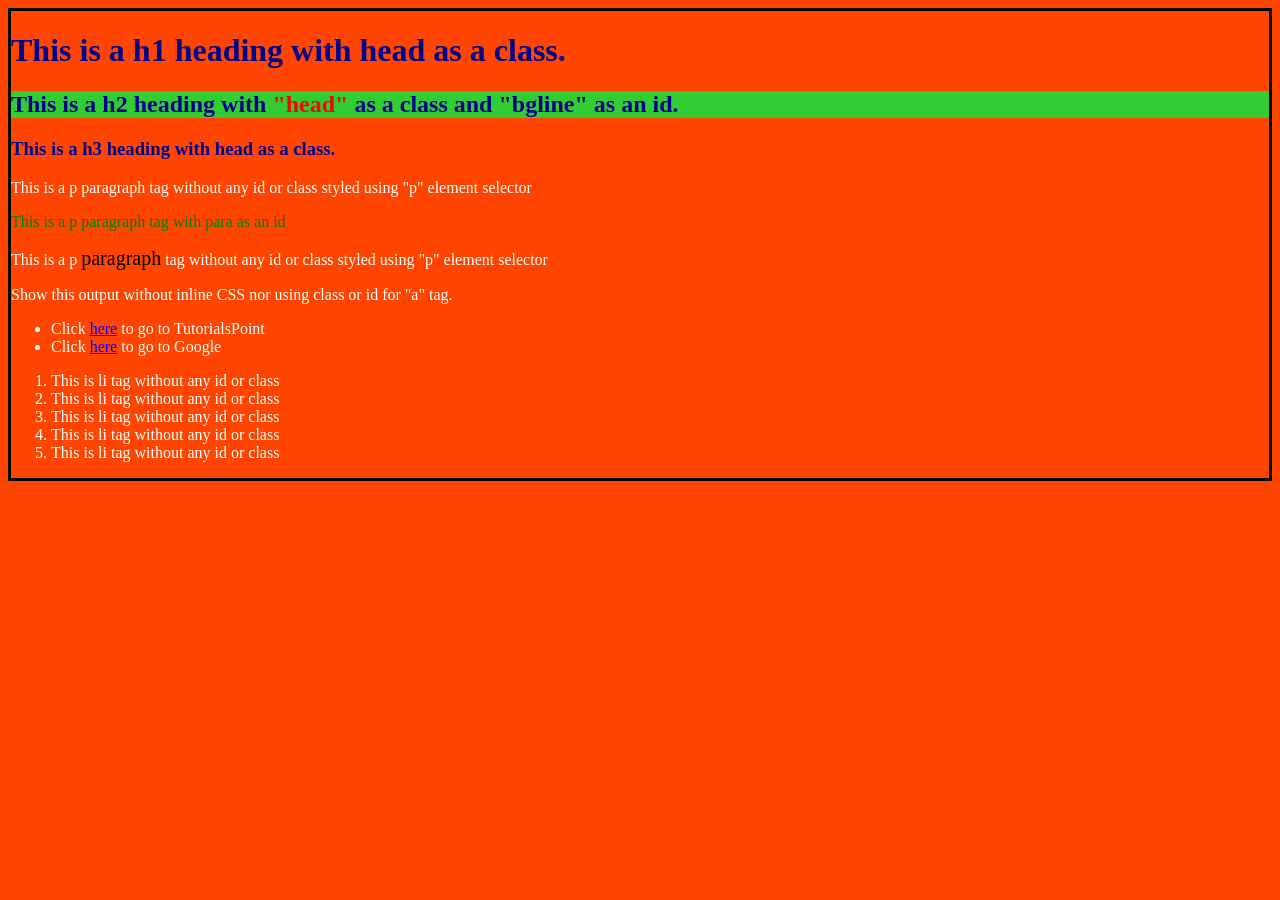
<file: Taniska_Task3/index.html>
<!DOCTYPE html>
<html lang="en">
<head>
    <meta charset="UTF-8">
    <meta name="viewport" content="width=device-width, initial-scale=1.0">
    <title>CSS Selectors</title>
    <link rel="stylesheet" href="style.css">
</head>

<body>

    <h1 class="head">
        This is a h1 heading with head as a class.
    </h1>

    <h2 class="head" id="bgline">
        This is a h2 heading with
        <span>"head"</span>
        as a class and "bgline" as an id.
    </h2>

    <h3 class="head">
        This is a h3 heading with head as a class.
    </h3>

    <p>
        This is a p paragraph tag without any id or class styled using "p" element selector
    </p>

    <p id="para">
        This is a p paragraph tag with para as an id
    </p>

    <p>
        This is a p <span>paragraph</span> tag without any id or class styled using "p" element selector
    </p>

    <p>
        Show this output without inline CSS nor using class or id for "a" tag.
    </p>

    <ul>
        <li>Click <a href="https://www.tutorialspoint.com/">here</a> to go to TutorialsPoint</li>
        <li>Click <a href="https://www.google.com/">here</a> to go to Google</li>
    </ul>

    <ol>
        <li>This is li tag without any id or class</li>
        <li>This is li tag without any id or class</li>
        <li>This is li tag without any id or class</li>
        <li>This is li tag without any id or class</li>
        <li>This is li tag without any id or class</li>
    </ol>

</body>
</html>
</file>
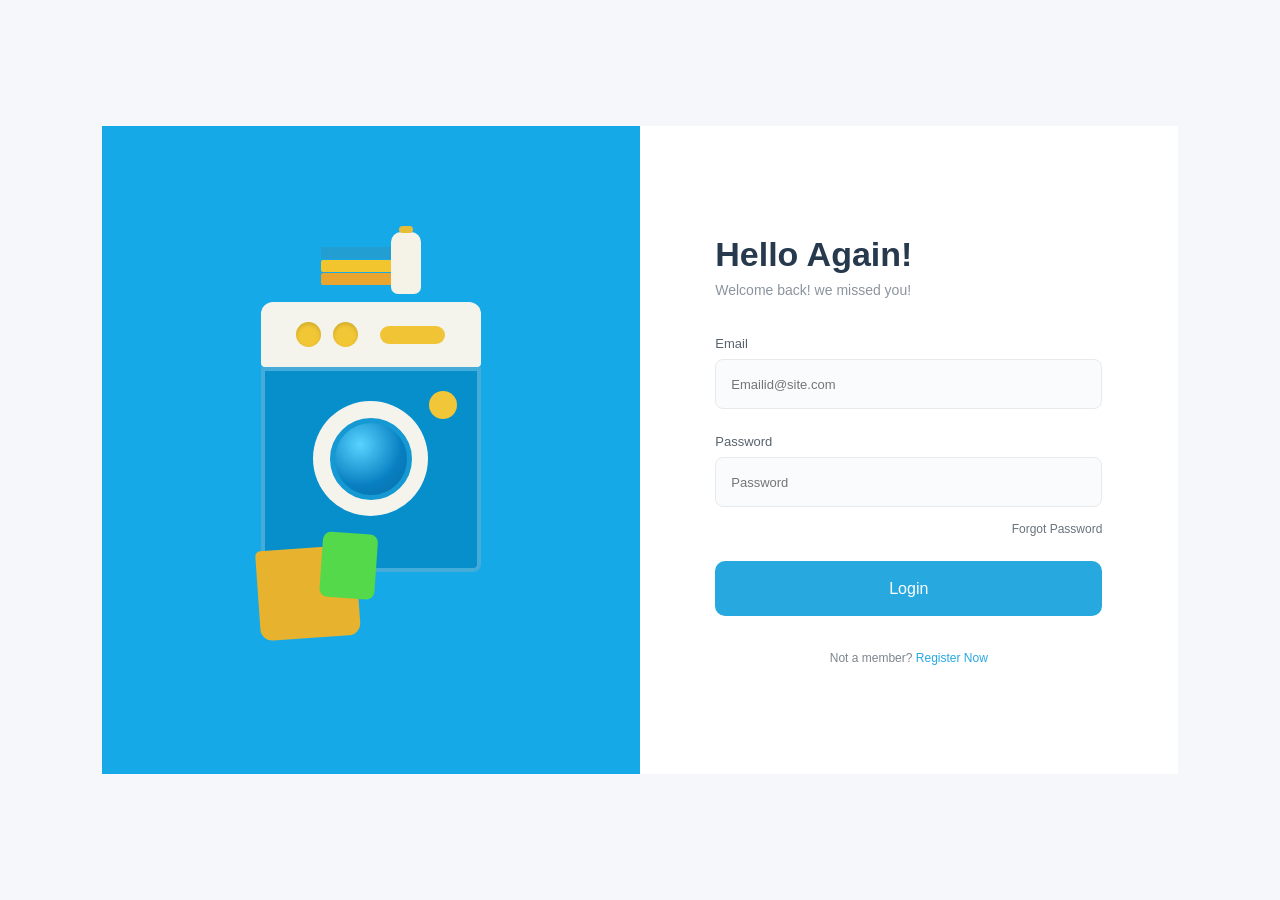
<file: Taniska_Task6/index.html>
<!DOCTYPE html>
<html lang="en">
<head>
    <meta charset="UTF-8">
    <meta name="viewport" content="width=device-width, initial-scale=1.0">

    <title>Laundry Services Login</title>

    <!-- IMPORTANT: CSS filename must be exactly index.css -->
    <link rel="stylesheet" href="style.css">
</head>

<body>

    <div class="container">

        <!-- LEFT SIDE -->
        <div class="left-section">

            <div class="laundry-image">

                <div class="books">
                    <div class="book blue-book"></div>
                    <div class="book yellow-book"></div>
                    <div class="book orange-book"></div>
                </div>

                <div class="bottle">
                    <div class="bottle-cap"></div>
                </div>

                <div class="washing-machine">

                    <div class="machine-top">
                        <div class="round-button"></div>
                        <div class="round-button"></div>
                        <div class="long-button"></div>
                    </div>

                    <div class="machine-body">

                        <div class="door">
                            <div class="door-inner"></div>
                        </div>

                        <div class="small-button"></div>

                    </div>

                </div>

                <div class="laundry-basket">
                    <div class="basket-clothes"></div>
                </div>

            </div>

        </div>


        <!-- RIGHT SIDE -->
        <div class="right-section">

            <div class="login-box">

                <h1>Hello Again!</h1>

                <p class="welcome">
                    Welcome back! we missed you!
                </p>

                <form>

                    <label for="email">Email</label>

                    <input
                        type="email"
                        id="email"
                        placeholder="Emailid@site.com"
                    >


                    <label for="password">Password</label>

                    <input
                        type="password"
                        id="password"
                        placeholder="Password"
                    >


                    <div class="forgot-password">
                        <a href="#">Forgot Password</a>
                    </div>


                    <button type="submit">
                        Login
                    </button>

                </form>


                <p class="register">
                    Not a member?
                    <a href="#">Register Now</a>
                </p>

            </div>

        </div>

    </div>

</body>
</html>
</file>
<file: Taniska_Task3/style.css>
body {
    background-color: orangered;
    border: 3px solid black;
}

.head {
    color: darkblue;
}

#bgline {
    background-color: limegreen;
}

h2#bgline span {
    color: red;
}

p {
    color: white;
}

#para {
    color: green;
}

p span {
    color: black;
    font-size: 20px;
}

ul {
    color: white;
}

ol {
    color: white;
}

a {
    color: blue;
}
</file>
<file: Taniska_Task6/style.css>
* {
    margin: 0;
    padding: 0;
    box-sizing: border-box;
}

body {
    font-family: Arial, Helvetica, sans-serif;
    background-color: #f5f7fa;
}


/* =========================
   MAIN CONTAINER
   ========================= */

.container {
    width: 100%;
    height: 100vh;

    display: flex;
    justify-content: center;
    align-items: center;
}


/* =========================
   LEFT SECTION
   ========================= */

.left-section {
    width: 42%;
    height: 72vh;

    background-color: #16a9e8;

    display: flex;
    justify-content: center;
    align-items: center;

    overflow: hidden;
}


/* =========================
   RIGHT SECTION
   ========================= */

.right-section {
    width: 42%;
    height: 72vh;

    background-color: white;

    display: flex;
    justify-content: center;
    align-items: center;
}


/* =========================
   LOGIN BOX
   ========================= */

.login-box {
    width: 72%;

    display: flex;
    flex-direction: column;
}


/* =========================
   HEADING
   ========================= */

.login-box h1 {
    color: #26394d;

    font-size: 34px;
    font-weight: 700;

    margin-bottom: 8px;
}


.welcome {
    color: #8b949e;

    font-size: 14px;

    margin-bottom: 38px;
}


/* =========================
   FORM
   ========================= */

form {
    width: 100%;

    display: flex;
    flex-direction: column;
}


form label {
    color: #59636e;

    font-size: 13px;

    margin-bottom: 8px;
}


form input {
    width: 100%;
    height: 50px;

    border: 1px solid #e7eaed;

    border-radius: 8px;

    background-color: #fafbfc;

    padding: 0 15px;

    font-size: 13px;

    margin-bottom: 25px;

    outline: none;
}


form input:focus {
    border: 1px solid #27a9e0;
}


/* =========================
   FORGOT PASSWORD
   ========================= */

.forgot-password {
    width: 100%;

    display: flex;
    justify-content: flex-end;

    margin-top: -10px;
    margin-bottom: 25px;
}


.forgot-password a {
    color: #68737d;

    text-decoration: none;

    font-size: 12px;
}


/* =========================
   LOGIN BUTTON
   ========================= */

button {
    width: 100%;
    height: 55px;

    border: none;

    border-radius: 10px;

    background-color: #27a9e0;

    color: white;

    font-size: 16px;

    cursor: pointer;
}


button:hover {
    background-color: #1595cc;
}


/* =========================
   REGISTER
   ========================= */

.register {
    text-align: center;

    color: #7d858d;

    font-size: 12px;

    margin-top: 35px;
}


.register a {
    color: #27a9e0;

    text-decoration: none;
}


/* ==================================================
   LAUNDRY ILLUSTRATION
   ================================================== */

.laundry-image {
    width: 75%;
    height: 75%;

    position: relative;

    display: flex;
    justify-content: center;
    align-items: center;
}


/* =========================
   WASHING MACHINE
   ========================= */

.washing-machine {
    width: 220px;
    height: 270px;

    position: absolute;

    top: 95px;
    left: 50%;

    transform: translateX(-50%);
}


/* Machine top */

.machine-top {
    width: 220px;
    height: 65px;

    background-color: #f4f4ed;

    border-radius: 12px 12px 4px 4px;

    position: relative;

    display: flex;
    align-items: center;

    gap: 12px;

    padding-left: 35px;
}


.round-button {
    width: 25px;
    height: 25px;

    background-color: #f2c735;

    border-radius: 50%;

    box-shadow: inset 0 2px 4px rgba(0,0,0,0.15);
}


.long-button {
    width: 65px;
    height: 18px;

    background-color: #f0c434;

    border-radius: 10px;

    margin-left: 10px;
}


/* Machine body */

.machine-body {
    width: 220px;
    height: 205px;

    background-color: #078fcb;

    border-radius: 0 0 8px 8px;

    position: relative;

    border: 4px solid rgba(255,255,255,0.25);
}


/* Washing machine door */

.door {
    width: 115px;
    height: 115px;

    background-color: #f4f4ed;

    border-radius: 50%;

    position: absolute;

    top: 30px;
    left: 48px;

    display: flex;
    justify-content: center;
    align-items: center;
}


.door-inner {
    width: 82px;
    height: 82px;

    border-radius: 50%;

    background: radial-gradient(
        circle at 35% 30%,
        #58d4ff,
        #087fc1 60%,
        #086da8
    );

    border: 5px solid #1599d2;
}


/* Small yellow button */

.small-button {
    width: 28px;
    height: 28px;

    background-color: #f1c638;

    border-radius: 50%;

    position: absolute;

    right: 20px;
    top: 20px;
}


/* =========================
   BOOKS
   ========================= */

.books {
    position: absolute;

    top: 35px;
    left: 50%;

    transform: translateX(-50%);

    width: 110px;
    height: 60px;
}


.book {
    height: 12px;

    position: absolute;

    left: 5px;

    border-radius: 2px;
}


.blue-book {
    width: 85px;

    top: 5px;

    background-color: #229ed3;
}


.yellow-book {
    width: 90px;

    top: 18px;

    background-color: #f2c52e;
}


.orange-book {
    width: 100px;

    top: 31px;

    background-color: #e9a52e;
}


/* =========================
   BOTTLE
   ========================= */

.bottle {
    width: 30px;
    height: 62px;

    background-color: #f5f3e8;

    border-radius: 10px 10px 7px 7px;

    position: absolute;

    top: 25px;
    left: 55%;

    z-index: 2;
}


.bottle-cap {
    width: 14px;
    height: 7px;

    background-color: #e6bd39;

    border-radius: 4px;

    position: absolute;

    top: -6px;
    left: 8px;
}


/* =========================
   LAUNDRY BASKET
   ========================= */

.laundry-basket {
    width: 100px;
    height: 90px;

    background-color: #e7b32e;

    border-radius: 5px 5px 12px 12px;

    position: absolute;

    bottom: 55px;
    left: 22%;

    z-index: 5;

    transform: rotate(-4deg);
}


.basket-clothes {
    width: 55px;
    height: 65px;

    background-color: #54d94a;

    position: absolute;

    right: -20px;
    top: -12px;

    border-radius: 8px;

    transform: rotate(8deg);
}


/* =========================
   RESPONSIVE DESIGN
   ========================= */

@media (max-width: 900px) {

    .left-section,
    .right-section {
        width: 45%;
    }

    .login-box {
        width: 80%;
    }

    .washing-machine {
        transform: translateX(-50%) scale(0.85);
    }
}


@media (max-width: 700px) {

    .container {
        flex-direction: column;
    }

    .left-section,
    .right-section {
        width: 90%;
        height: 50vh;
    }

    .left-section {
        min-height: 350px;
    }

    .right-section {
        min-height: 450px;
    }

    .login-box {
        width: 80%;
    }
}
</file>
